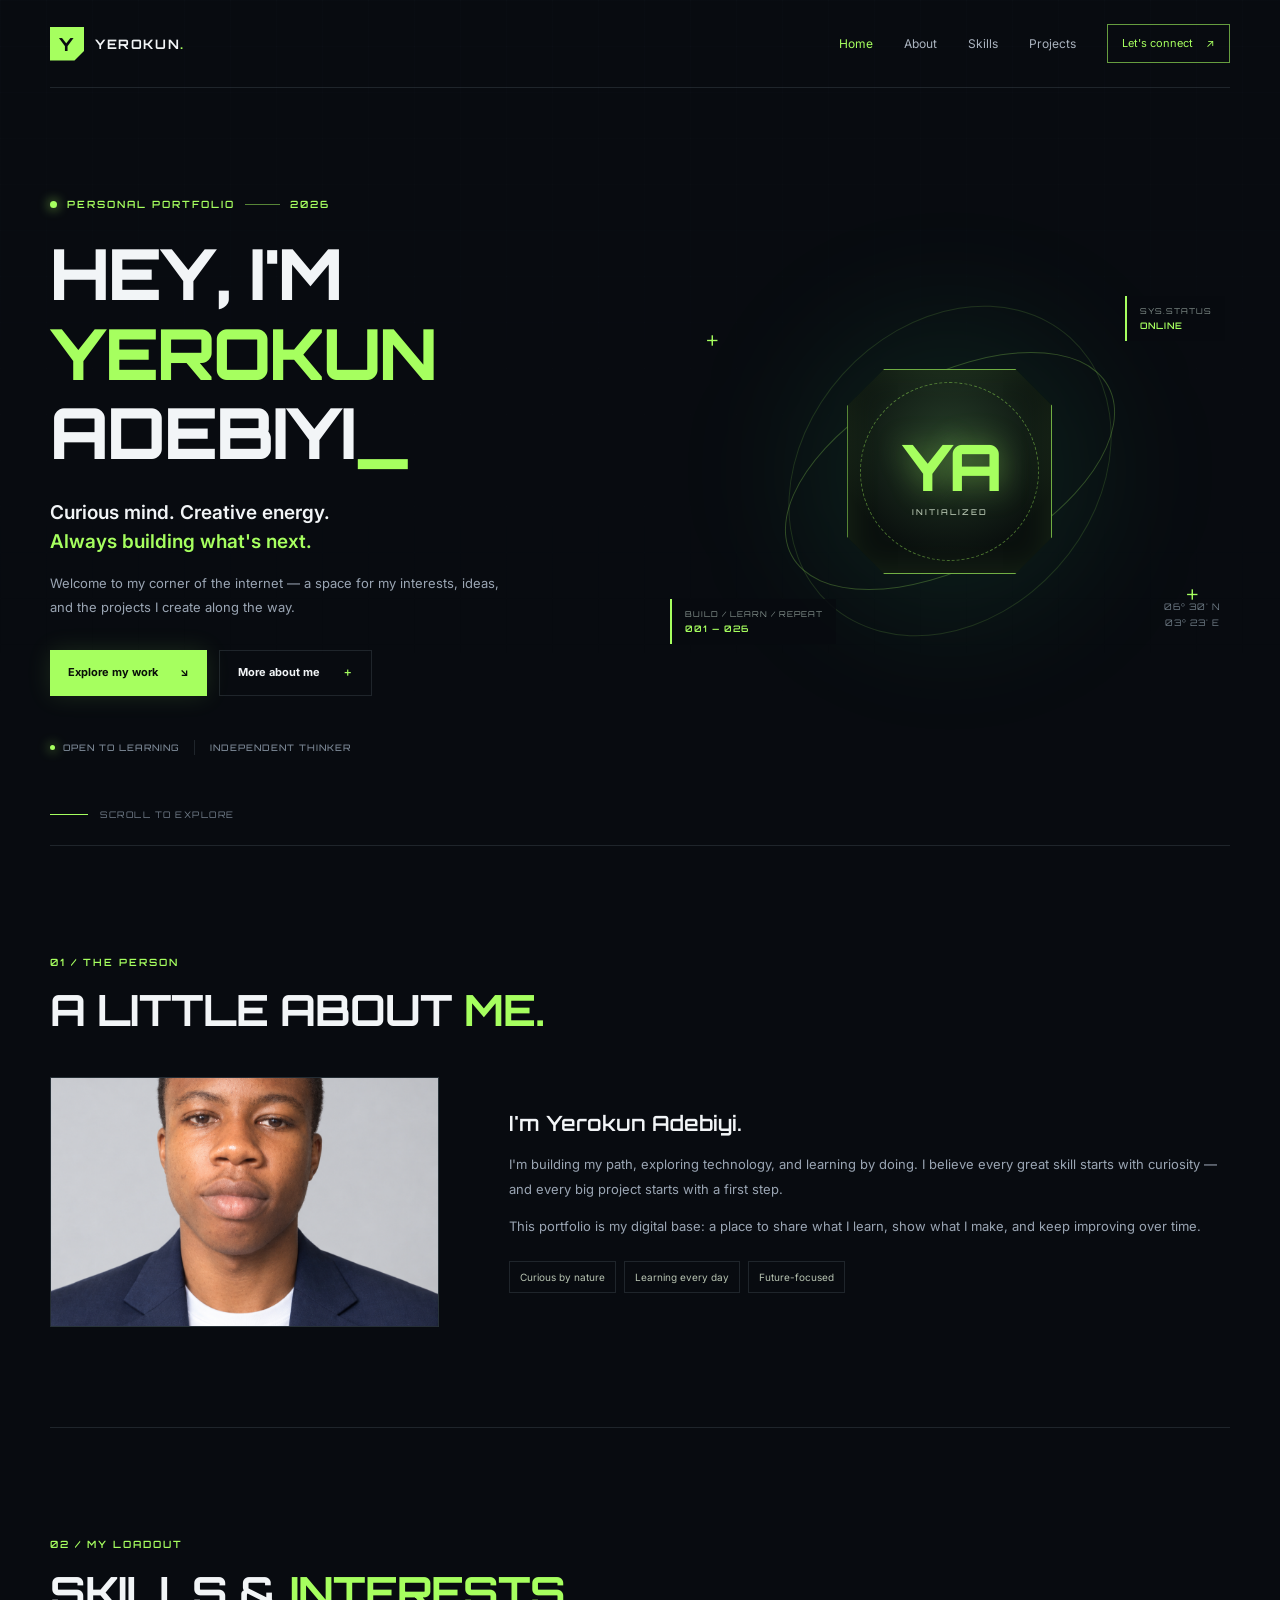
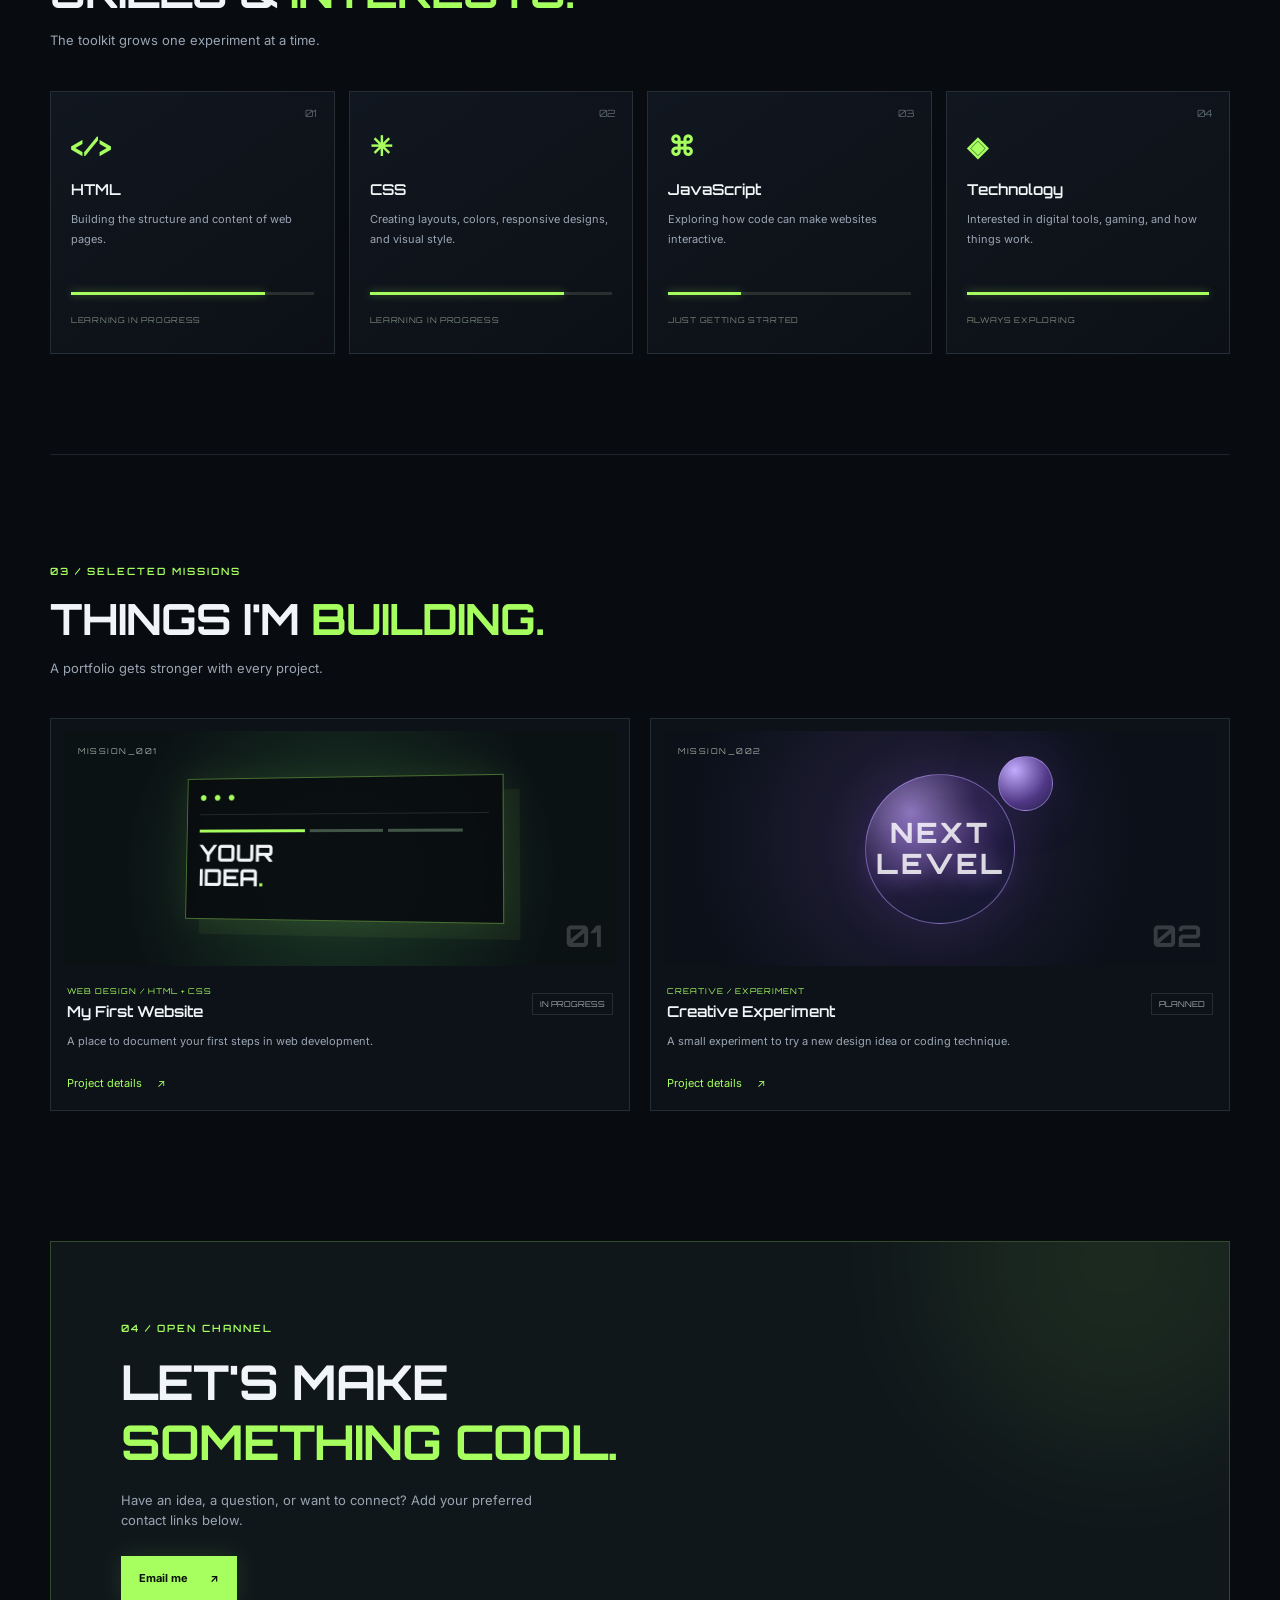
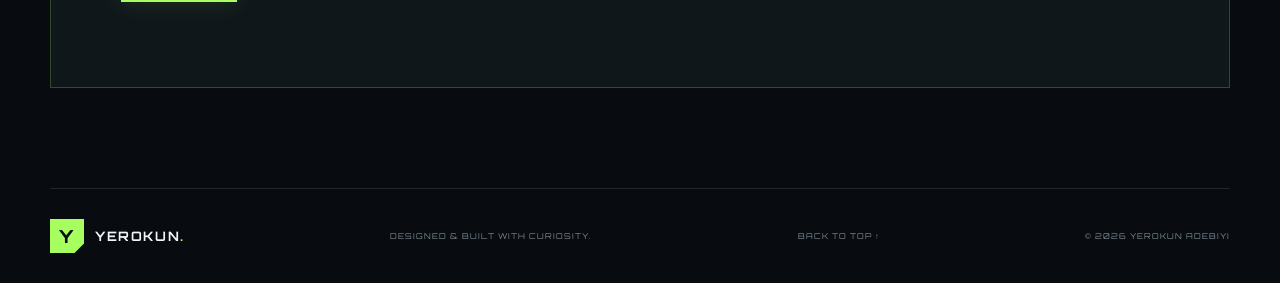
<file: index.html>
<!DOCTYPE html>
<html lang="en">
<head>
  <meta charset="UTF-8">
  <meta name="viewport" content="width=device-width, initial-scale=1.0">
  <meta name="description" content="The personal portfolio of Yerokun Adebiyi.">
  <title>Yerokun Adebiyi | Personal Portfolio</title>
  <link rel="preconnect" href="https://fonts.googleapis.com">
  <link rel="preconnect" href="https://fonts.gstatic.com" crossorigin>
  <link href="https://fonts.googleapis.com/css2?family=Orbitron:wght@500;600;700;800&family=Inter:wght@400;500;600;700&display=swap" rel="stylesheet">
  <link rel="stylesheet" href="style.css">
  <script src="script.js" defer></script>
</head>
<body>
  <div class="background-grid" aria-hidden="true"></div>
  <header class="site-header">
    <a class="brand" href="#home" aria-label="Yerokun Adebiyi home"><span class="brand-mark">Y</span><span>YEROKUN<span class="brand-dot">.</span></span></a>
    <button class="menu-toggle" aria-label="Open navigation" aria-expanded="false" aria-controls="main-nav">
      <span></span><span></span><span></span>
    </button>
    <nav id="main-nav" class="main-nav">
      <a class="nav-link active" href="#home">Home</a>
      <a class="nav-link" href="#about">About</a>
      <a class="nav-link" href="#skills">Skills</a>
      <a class="nav-link" href="#projects">Projects</a>
      <a class="nav-contact" href="#contact">Let's connect <span>↗</span></a>
    </nav>
  </header>

  <main>
    <section class="hero section-wrap" id="home">
      <div class="hero-copy">
        <p class="eyebrow"><span class="status-dot"></span> PERSONAL PORTFOLIO <span class="eyebrow-line"></span> 2026</p>
        <h1>HEY, I'M<br><span class="name-highlight">YEROKUN</span><br>ADEBIYI<span class="cursor">_</span></h1>
        <p class="hero-subtitle">Curious mind. Creative energy.<br><span>Always building what's next.</span></p>
        <p class="hero-description">Welcome to my corner of the internet — a space for my interests, ideas, and the projects I create along the way.</p>
        <div class="hero-actions">
          <a class="button button-primary" href="#projects">Explore my work <span>↘</span></a>
          <a class="button button-ghost" href="#about">More about me <span>＋</span></a>
        </div>
        <div class="hero-meta"><span><i></i> OPEN TO LEARNING</span><span class="meta-divider"></span><span>INDEPENDENT THINKER</span></div>
      </div>
      <div class="hero-visual" aria-label="Abstract futuristic neon artwork">
        <div class="visual-orbit orbit-one"></div><div class="visual-orbit orbit-two"></div>
        <div class="visual-core"><div class="core-ring"></div><span>YA</span><small>INITIALIZED</small></div>
        <div class="visual-cross cross-one">+</div><div class="visual-cross cross-two">+</div>
        <div class="visual-label label-top"><span>SYS.STATUS</span><b>ONLINE</b></div>
        <div class="visual-label label-bottom"><span>BUILD / LEARN / REPEAT</span><b>001 — 026</b></div>
        <div class="visual-coordinate">06° 30' N<br>03° 23' E</div>
      </div>
      <a class="scroll-cue" href="#about"><span class="scroll-line"></span> SCROLL TO EXPLORE</a>
    </section>

    <section class="content-section section-wrap" id="about">
      <div class="section-heading"><p class="eyebrow">01 / THE PERSON</p><h2>A LITTLE ABOUT <span>ME.</span></h2></div>
      <div class="about-grid">
        <div class="about-symbol">
  <img
    src="images/my-photo.png"
    alt="Photo of Yerokun Adebiyi"
    class="about-photo"
  >
</div>
        <div class="about-copy">
          <h3>I'm Yerokun Adebiyi.</h3>
          <p>I'm building my path, exploring technology, and learning by doing. I believe every great skill starts with curiosity — and every big project starts with a first step.</p>
          <p>This portfolio is my digital base: a place to share what I learn, show what I make, and keep improving over time.</p>
          <div class="info-pills"><span>Curious by nature</span><span>Learning every day</span><span>Future-focused</span></div>
        </div>
      </div>
    </section>

    <section class="content-section section-wrap" id="skills">
      <div class="section-heading"><p class="eyebrow">02 / MY LOADOUT</p><h2>SKILLS & <span>INTERESTS.</span></h2><p class="section-intro">The toolkit grows one experiment at a time.</p></div>
      <div class="skill-grid">
        <article class="skill-card"><span class="card-number">01</span><div class="skill-icon">&lt;/&gt;</div><h3>HTML</h3><p>Building the structure and content of web pages.</p><div class="skill-track"><span style="width:80%"></span></div><small>LEARNING IN PROGRESS</small></article>
        <article class="skill-card"><span class="card-number">02</span><div class="skill-icon">✳</div><h3>CSS</h3><p>Creating layouts, colors, responsive designs, and visual style.</p><div class="skill-track"><span style="width:80%"></span></div><small>LEARNING IN PROGRESS</small></article>
        <article class="skill-card"><span class="card-number">03</span><div class="skill-icon">⌘</div><h3>JavaScript</h3><p>Exploring how code can make websites interactive.</p><div class="skill-track"><span style="width:30%"></span></div><small>JUST GETTING STARTED</small></article>
        <article class="skill-card"><span class="card-number">04</span><div class="skill-icon">◈</div><h3>Technology</h3><p>Interested in digital tools, gaming, and how things work.</p><div class="skill-track"><span style="width:100%"></span></div><small>ALWAYS EXPLORING</small></article>
      </div>
    </section>

    <section class="content-section section-wrap" id="projects">
      <div class="section-heading"><p class="eyebrow">03 / SELECTED MISSIONS</p><h2>THINGS I'M <span>BUILDING.</span></h2><p class="section-intro">A portfolio gets stronger with every project.</p></div>
      <div class="project-grid">
        <article class="project-card">
          <div class="project-art art-one"><span class="art-tag">MISSION_001</span><div class="browser-frame"><div class="browser-dots">● ● ●</div><div class="browser-lines"><i></i><i></i><i></i></div><b>YOUR<br>IDEA<span>.</span></b></div><span class="art-index">01</span></div>
          <div class="project-info"><div><p class="project-type">WEB DESIGN / HTML + CSS</p><h3>My First Website</h3></div><span class="project-status">IN PROGRESS</span></div>
          <p>A place to document your first steps in web development.</p>
          <a class="text-link" href="https://nuelconstructionagency.vercel.app/">Project details <span>↗</span></a>
        </article>
        <article class="project-card">
          <div class="project-art art-two"><span class="art-tag">MISSION_002</span><div class="orb orb-large"></div><div class="orb orb-small"></div><div class="art-word">NEXT<br>LEVEL</div><span class="art-index">02</span></div>
          <div class="project-info"><div><p class="project-type">CREATIVE / EXPERIMENT</p><h3>Creative Experiment</h3></div><span class="project-status">PLANNED</span></div>
          <p>A small experiment to try a new design idea or coding technique.</p>
          <a class="text-link" href="#contact">Project details <span>↗</span></a>
        </article>
      </div>
    </section>

    <section class="contact-section section-wrap" id="contact">
      <div class="contact-panel"><div class="contact-glow"></div><p class="eyebrow">04 / OPEN CHANNEL</p><h2>LET'S MAKE<br><span>SOMETHING COOL.</span></h2><p>Have an idea, a question, or want to connect? Add your preferred contact links below.</p><a class="button button-primary" href="mailto:adebiyi832011@gmail.com">Email me <span>↗</span></a><small></small></div>
    </section>
  </main>

  <footer class="site-footer section-wrap"><a class="brand" href="#home"><span class="brand-mark">Y</span><span>YEROKUN<span class="brand-dot">.</span></span></a><p>DESIGNED & BUILT WITH CURIOSITY.</p><a href="#home" class="back-top">BACK TO TOP ↑</a><span class="copyright">© <span id="year">2026</span> YEROKUN ADEBIYI</span></footer>
</body>
</html>
</file>
<file: style.css>
:root {
  --bg: #080b10; --panel: #10151d; --panel-2: #0d1219; --text: #f2f5f7;
  --muted: #9aa5b3; --green: #a6ff5f; --line: rgba(190, 211, 226, .13);
  --font-display: "Orbitron", sans-serif; --font-body: "Inter", sans-serif;
}
* { box-sizing: border-box; }
html { scroll-behavior: smooth; scroll-padding-top: 90px; }
body { margin: 0; color: var(--text); background: var(--bg); font-family: var(--font-body); line-height: 1.6; overflow-x: hidden; }
a { color: inherit; text-decoration: none; }
button, a { -webkit-tap-highlight-color: transparent; }
::selection { color: #080b10; background: var(--green); }
.background-grid { position: fixed; inset: 0; z-index: -1; pointer-events: none; opacity: .25; background-image: linear-gradient(rgba(140,165,185,.07) 1px, transparent 1px), linear-gradient(90deg, rgba(140,165,185,.07) 1px, transparent 1px); background-size: 46px 46px; mask-image: linear-gradient(to bottom, black, transparent 90%); }
.site-header { width: min(1180px, calc(100% - 48px)); height: 88px; margin: auto; display: flex; align-items: center; justify-content: space-between; border-bottom: 1px solid var(--line); position: relative; z-index: 10; }
.brand { display: inline-flex; gap: 11px; align-items: center; font: 700 13px var(--font-display); letter-spacing: 1.6px; }
.brand-mark { display: grid; place-items: center; width: 34px; height: 34px; color: var(--bg); background: var(--green); font: 800 18px var(--font-display); clip-path: polygon(0 0, 100% 0, 100% 72%, 72% 100%, 0 100%); }
.brand-dot, .name-highlight, .section-heading h2 span, .contact-panel h2 span { color: var(--green); }
.main-nav { display: flex; align-items: center; gap: 31px; }
.nav-link { color: #aab3bf; font-size: 12px; transition: color .2s; }
.nav-link:hover, .nav-link.active { color: var(--green); }
.nav-contact { border: 1px solid rgba(166,255,95,.6); padding: 10px 14px; font-size: 11px; color: var(--green); }
.nav-contact span { padding-left: 10px; }
.menu-toggle { display: none; }
.section-wrap { width: min(1180px, calc(100% - 48px)); margin-inline: auto; }
.hero { min-height: 690px; padding: 100px 0 90px; display: grid; grid-template-columns: 1.05fr .95fr; align-items: center; position: relative; }
.eyebrow { color: var(--green); font: 600 10px var(--font-display); letter-spacing: 2px; display: flex; align-items: center; gap: 10px; }
.status-dot, .hero-meta i { display: inline-block; width: 7px; height: 7px; border-radius: 50%; background: var(--green); box-shadow: 0 0 12px var(--green); }
.eyebrow-line { width: 35px; height: 1px; background: rgba(166,255,95,.5); }
.hero h1 { font: 800 clamp(42px, 5.5vw, 72px)/1.13 var(--font-display); letter-spacing: -2px; margin: 24px 0 25px; }
.cursor { color: var(--green); animation: blink 1s steps(2, start) infinite; }
.hero-subtitle { font-size: 19px; font-weight: 600; line-height: 1.55; margin: 0 0 14px; }
.hero-subtitle span { color: var(--green); }
.hero-description { max-width: 460px; color: var(--muted); font-size: 13px; line-height: 1.9; }
.hero-actions { display: flex; flex-wrap: wrap; gap: 12px; margin-top: 30px; }
.button { min-height: 46px; padding: 0 18px; display: inline-flex; align-items: center; justify-content: center; gap: 22px; font-size: 11px; font-weight: 700; transition: transform .2s, box-shadow .2s; }
.button:hover { transform: translateY(-3px); }
.button-primary { color: #091008; background: var(--green); box-shadow: 0 0 24px rgba(166,255,95,.12); }
.button-primary:hover { box-shadow: 0 0 28px rgba(166,255,95,.25); }
.button-ghost { color: var(--text); border: 1px solid var(--line); }
.button-ghost span { color: var(--green); }
.hero-meta { display: flex; gap: 15px; align-items: center; margin-top: 44px; color: #778390; font: 500 9px var(--font-display); letter-spacing: 1px; }
.hero-meta span:first-child { display: flex; align-items: center; gap: 8px; }
.hero-meta i { width: 5px; height: 5px; }
.meta-divider { height: 15px; width: 1px; background: var(--line); }
.hero-visual { min-height: 430px; position: relative; display: grid; place-items: center; isolation: isolate; }
.hero-visual::before { content: ""; position: absolute; width: 300px; height: 300px; background: rgba(70, 255, 140, .08); filter: blur(65px); border-radius: 50%; z-index: -1; }
.visual-orbit { position: absolute; border: 1px solid rgba(166,255,95,.25); border-radius: 50%; transform: rotate(-28deg); }
.orbit-one { width: 360px; height: 190px; }
.orbit-two { width: 290px; height: 360px; transform: rotate(42deg); border-color: rgba(166,255,95,.14); }
.visual-core { width: 205px; height: 205px; border: 1px solid rgba(166,255,95,.65); background: radial-gradient(circle at 50% 35%, #253b27, #0a100e 68%); display: flex; flex-direction: column; align-items: center; justify-content: center; clip-path: polygon(18% 0, 82% 0, 100% 18%, 100% 82%, 82% 100%, 18% 100%, 0 82%, 0 18%); box-shadow: inset 0 0 35px rgba(166,255,95,.1), 0 0 70px rgba(166,255,95,.08); position: relative; }
.core-ring { position: absolute; inset: 12px; border: 1px dashed rgba(166,255,95,.4); border-radius: 50%; animation: spin 24s linear infinite; }
.visual-core span { font: 800 64px var(--font-display); letter-spacing: -5px; color: var(--green); text-shadow: 0 0 30px rgba(166,255,95,.45); }
.visual-core small { font: 500 8px var(--font-display); letter-spacing: 2px; color: #b2c1ad; }
.visual-label { position: absolute; display: flex; flex-direction: column; gap: 4px; padding: 10px 13px; background: rgba(8,11,16,.85); border-left: 2px solid var(--green); font: 9px var(--font-display); letter-spacing: 1px; }
.visual-label span { color: #84918d; font-size: 8px; }.visual-label b { color: var(--green); font-weight: 600; }
.label-top { top: 40px; right: 5px; }.label-bottom { bottom: 42px; left: 0; }
.visual-coordinate { position: absolute; bottom: 55px; right: 10px; color: #6f7c86; font: 9px/1.8 var(--font-display); text-align: right; letter-spacing: 1px; }
.visual-cross { position: absolute; color: var(--green); font-size: 23px; font-weight: 300; }.cross-one { top: 65px; left: 35px; }.cross-two { bottom: 75px; right: 30px; }
.scroll-cue { position: absolute; bottom: 25px; left: 0; display: flex; align-items: center; gap: 12px; color: #74808d; font: 9px var(--font-display); letter-spacing: 1.5px; }
.scroll-line { display: inline-block; width: 38px; height: 1px; background: var(--green); }
.content-section { padding: 100px 0; border-top: 1px solid var(--line); }
.section-heading { margin-bottom: 40px; }.section-heading .eyebrow { margin-bottom: 15px; }
.section-heading h2, .contact-panel h2 { margin: 0; font: 700 clamp(28px, 4vw, 43px)/1.25 var(--font-display); letter-spacing: -1px; }
.section-intro { color: var(--muted); font-size: 13px; margin: 12px 0 0; }
.about-grid { display: grid; grid-template-columns: .7fr 1.3fr; gap: 70px; align-items: center; }
.about-symbol { height: 250px; background: linear-gradient(135deg, #121b20, #0c1117); border: 1px solid var(--line); display: flex; align-items: center; justify-content: center; gap: 12px; position: relative; overflow: hidden; }
.about-symbol::before { content: ""; position: absolute; width: 190px; height: 190px; border: 1px solid rgba(166,255,95,.12); transform: rotate(45deg); }
.symbol-bracket { font: 500 100px var(--font-display); color: rgba(166,255,95,.5); }.symbol-y { font: 800 110px var(--font-display); color: var(--green); text-shadow: 0 0 40px rgba(166,255,95,.2); }
.about-symbol small { position: absolute; bottom: 16px; right: 17px; color: #87958e; font: 9px/1.8 var(--font-display); text-align: right; letter-spacing: 1px; }
.about-copy h3 { font: 600 21px var(--font-display); margin: 0 0 16px; }.about-copy p { color: var(--muted); font-size: 13px; line-height: 1.9; }
.info-pills { display: flex; gap: 8px; flex-wrap: wrap; margin-top: 22px; }.info-pills span { padding: 7px 10px; color: #b7c3b1; border: 1px solid var(--line); font-size: 10px; }
.skill-grid { display: grid; grid-template-columns: repeat(4, 1fr); gap: 14px; }
.skill-card { position: relative; padding: 25px 20px 22px; background: linear-gradient(145deg, #111720, #0c1016); border: 1px solid var(--line); transition: border-color .2s, transform .2s; }
.skill-card:hover { border-color: rgba(166,255,95,.45); transform: translateY(-4px); }.card-number { position: absolute; right: 17px; top: 15px; color: #59656f; font: 10px var(--font-display); }
.skill-icon { color: var(--green); font: 700 27px var(--font-display); margin: 12px 0 17px; }.skill-card h3 { font: 600 15px var(--font-display); margin: 0 0 9px; }.skill-card p { min-height: 62px; color: var(--muted); font-size: 11px; line-height: 1.8; }
.skill-track { height: 3px; background: #27302f; margin: 20px 0 10px; }.skill-track span { display: block; height: 100%; background: var(--green); box-shadow: 0 0 9px rgba(166,255,95,.4); }
.skill-card small { color: #77867a; font: 8px var(--font-display); letter-spacing: .7px; }.note { color: #78838e; font-size: 11px; margin-top: 18px; }
.project-grid { display: grid; grid-template-columns: repeat(2, 1fr); gap: 20px; }.project-card { background: var(--panel-2); border: 1px solid var(--line); padding: 12px; }.project-art { height: 235px; position: relative; overflow: hidden; display: grid; place-items: center; }.art-one { background: radial-gradient(circle at 50% 60%, #1b3827, #0b1214 70%); }.art-two { background: radial-gradient(circle at 45% 45%, #25203b, #0b1019 68%); }
.art-tag { position: absolute; top: 15px; left: 15px; font: 8px var(--font-display); letter-spacing: 1.5px; color: #9ca99e; }.art-index { position: absolute; bottom: 12px; right: 15px; font: 700 30px var(--font-display); color: rgba(255,255,255,.18); }
.browser-frame { width: 58%; min-height: 145px; background: rgba(8,12,15,.9); border: 1px solid rgba(166,255,95,.4); transform: perspective(700px) rotateY(-9deg) rotateX(3deg); box-shadow: 15px 15px 0 rgba(166,255,95,.05), 0 0 30px rgba(166,255,95,.08); padding: 13px; position: relative; }
.browser-dots { color: var(--green); font-size: 8px; letter-spacing: 3px; border-bottom: 1px solid var(--line); padding-bottom: 10px; }.browser-lines { display: flex; gap: 5px; margin-top: 15px; }.browser-lines i { height: 3px; background: #415447; width: 25%; }.browser-lines i:first-child { background: var(--green); width: 38%; }
.browser-frame b { display: block; margin-top: 9px; font: 700 24px/1.05 var(--font-display); }.browser-frame b span { color: var(--green); }
.orb { position: absolute; border-radius: 50%; border: 1px solid rgba(184,151,255,.55); box-shadow: inset -20px -10px 45px rgba(135,84,255,.15), 0 0 55px rgba(135,84,255,.15); }.orb-large { width: 150px; height: 150px; background: radial-gradient(circle at 30% 25%, #8d77b9, #26203f 45%, #0a1018 75%); }.orb-small { width: 55px; height: 55px; background: radial-gradient(circle at 30% 25%, #c9b3ff, #4a3577 60%, #111521); transform: translate(85px, -65px); }
.art-word { position: absolute; font: 800 28px/1.1 var(--font-display); letter-spacing: 3px; text-align: center; color: rgba(255,255,255,.82); text-shadow: 0 0 24px #9470dc; }
.project-info { display: flex; align-items: center; justify-content: space-between; gap: 10px; margin: 20px 4px 0; }.project-type { color: var(--green); font: 8px var(--font-display); letter-spacing: 1px; margin: 0 0 6px; }.project-info h3 { font: 600 15px var(--font-display); margin: 0; }.project-status { border: 1px solid var(--line); color: #9aa5ad; padding: 5px 7px; font: 8px var(--font-display); white-space: nowrap; }.project-card > p { margin: 12px 4px; color: var(--muted); font-size: 11px; }.text-link { margin: 12px 4px 5px; display: inline-flex; gap: 15px; color: var(--green); font-size: 11px; }.text-link span { transition: transform .2s; }.text-link:hover span { transform: translate(3px,-3px); }
.contact-section { padding: 30px 0 100px; }.contact-panel { padding: 70px; background: #10171b; border: 1px solid rgba(166,255,95,.22); position: relative; overflow: hidden; }.contact-glow { position: absolute; right: -70px; top: -160px; width: 360px; height: 360px; border-radius: 50%; background: rgba(166,255,95,.08); filter: blur(70px); pointer-events: none; }.contact-panel .eyebrow { margin-bottom: 18px; }.contact-panel h2 { font-size: clamp(30px, 4vw, 48px); position: relative; }.contact-panel > p:not(.eyebrow) { color: var(--muted); max-width: 450px; font-size: 13px; margin: 18px 0 25px; }.contact-panel small { display: block; margin-top: 15px; color: #7d898c; font-size: 10px; }
.site-footer { min-height: 95px; border-top: 1px solid var(--line); display: flex; align-items: center; justify-content: space-between; gap: 18px; flex-wrap: wrap; }.site-footer p, .back-top, .copyright { color: #7d8992; font: 8px var(--font-display); letter-spacing: 1px; }.back-top:hover { color: var(--green); }
@keyframes spin { to { transform: rotate(360deg); } } @keyframes blink { to { visibility: hidden; } }
@media (max-width: 900px) { .hero { grid-template-columns: 1fr .8fr; gap: 10px; }.hero-visual { transform: scale(.88); }.skill-grid { grid-template-columns: repeat(2, 1fr); }.about-grid { gap: 35px; } }
@media (max-width: 680px) {
  .site-header, .section-wrap { width: min(100% - 32px, 1180px); }.site-header { height: 72px; }.menu-toggle { display: flex; flex-direction: column; gap: 5px; background: transparent; border: 0; padding: 10px; cursor: pointer; }.menu-toggle span { width: 22px; height: 2px; background: var(--green); transition: transform .2s; }
  .main-nav { display: none; position: absolute; top: 71px; left: 0; right: 0; padding: 20px; background: #0b1016; border: 1px solid var(--line); flex-direction: column; align-items: stretch; gap: 0; }.main-nav.open { display: flex; }.nav-link { padding: 12px 0; border-bottom: 1px solid var(--line); }.nav-contact { margin-top: 15px; text-align: center; }
  .hero { padding: 65px 0 80px; min-height: 0; grid-template-columns: 1fr; }.hero h1 { font-size: clamp(39px, 12vw, 65px); }.hero-visual { min-height: 340px; transform: scale(.85); margin: -5px -20px 0; }.orbit-one { width: 310px; height: 165px; }.orbit-two { width: 250px; height: 310px; }.visual-core { width: 175px; height: 175px; }.visual-core span { font-size: 54px; }.label-top { right: 8px; top: 20px; }.label-bottom { left: 8px; bottom: 20px; }.visual-coordinate { bottom: 30px; right: 8px; }.scroll-cue { bottom: 20px; }
  .content-section { padding: 70px 0; }.about-grid { grid-template-columns: 1fr; gap: 25px; }.about-symbol { height: 190px; }.symbol-y { font-size: 85px; }.symbol-bracket { font-size: 80px; }.skill-grid { gap: 10px; }.skill-card { padding: 20px 14px; }.skill-card p { min-height: 80px; }.project-grid { grid-template-columns: 1fr; }.project-art { height: 210px; }.contact-section { padding-bottom: 65px; }.contact-panel { padding: 38px 24px; }.site-footer { padding: 22px 0; }.site-footer p { order: 3; width: 100%; }.copyright { margin-left: auto; }
}
@media (max-width: 380px) { .hero-actions { flex-direction: column; align-items: stretch; }.hero-meta { font-size: 7px; gap: 9px; }.skill-grid { grid-template-columns: 1fr; }.skill-card p { min-height: 0; } }
@media (prefers-reduced-motion: reduce) { *, *::before, *::after { scroll-behavior: auto !important; animation-duration: .01ms !important; animation-iteration-count: 1 !important; transition-duration: .01ms !important; } }
.about-photo {
  width: 100%;
  height: 100%;
  object-fit: cover;
  position: absolute;
  inset: 0;
  display: block;
}

.about-symbol small {
  z-index: 1;
  background: rgba(8, 11, 16, 0.8);
  padding: 6px 10px;
}
</file>
